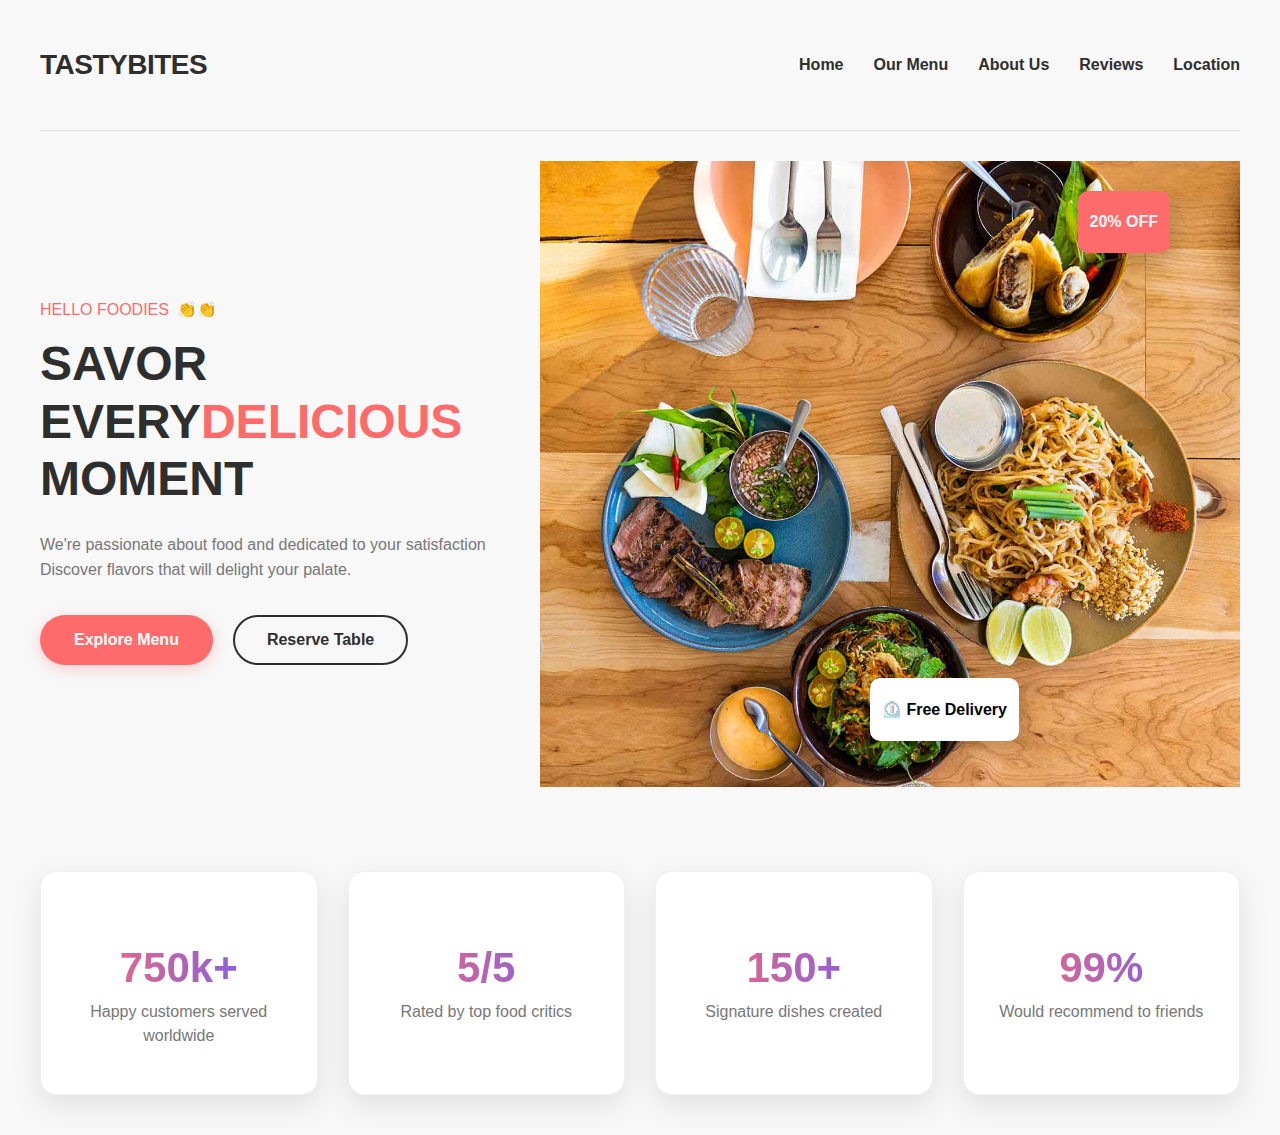
<file: index.html>
<!DOCTYPE html>
<html lang="en">
<head>
    <meta charset="UTF-8">
    <meta name="viewport" content="width=device-width, initial-scale=1.0">
    <title>Food Website</title>
    <link rel="stylesheet" href="style.css">
</head>
<body>
    <header>
        <div class="logo">TASTYBITES</div>
        <nav>
            <ul>
                <li><a href="#">Home</a></li>
                <li><a href="#">Our Menu</a></li>
                <li><a href="#">About Us</a></li>
                <li><a href="#">Reviews</a></li>
                <li><a href="#">Location</a></li>
            </ul>
        </nav>
    </header>
    <hr>
    <section class="hero">
        <div class="content">
            <h2><span>HELLO FOODIES</span>👏👏</h2>
            <h1>SAVOR EVERY<span>DELICIOUS</span> MOMENT</h1>
            <p>
              We're passionate about food and dedicated to your satisfaction<br /
              >Discover
              flavors that will delight your palate.
            </p>

            <div class="buttons">
                <a href="#" class="btn btn-primary">Explore Menu</a>
                <a href="#"class="btn btn-secondary">Reserve Table</a>
        </div>
        </div>
        <div class="profile">
            <img src="header.jpg" width="700px" alt="" />
            <button class="btn delivery"> ⏲️ Free Delivery</button>
            <button class="btn off"> 20% OFF</button>
        </div>
    </section>
    <section class="stats">
     <div class="stat-item">
        <h3>750k+</h3>
        <p>Happy customers served worldwide</p>
  </div>

  <div class="stat-item">
    <h3>5/5</h3>
    <p>Rated by top food critics</p>
  </div>

  <div class="stat-item">
    <h3>150+</h3>
    <p>Signature dishes created</p>
  </div>
  <div class="stat-item">
    <h3>99%</h3>
    <p>Would recommend to friends</p>
  </div>
  </section>
</body>
</html>
</html>
</file>
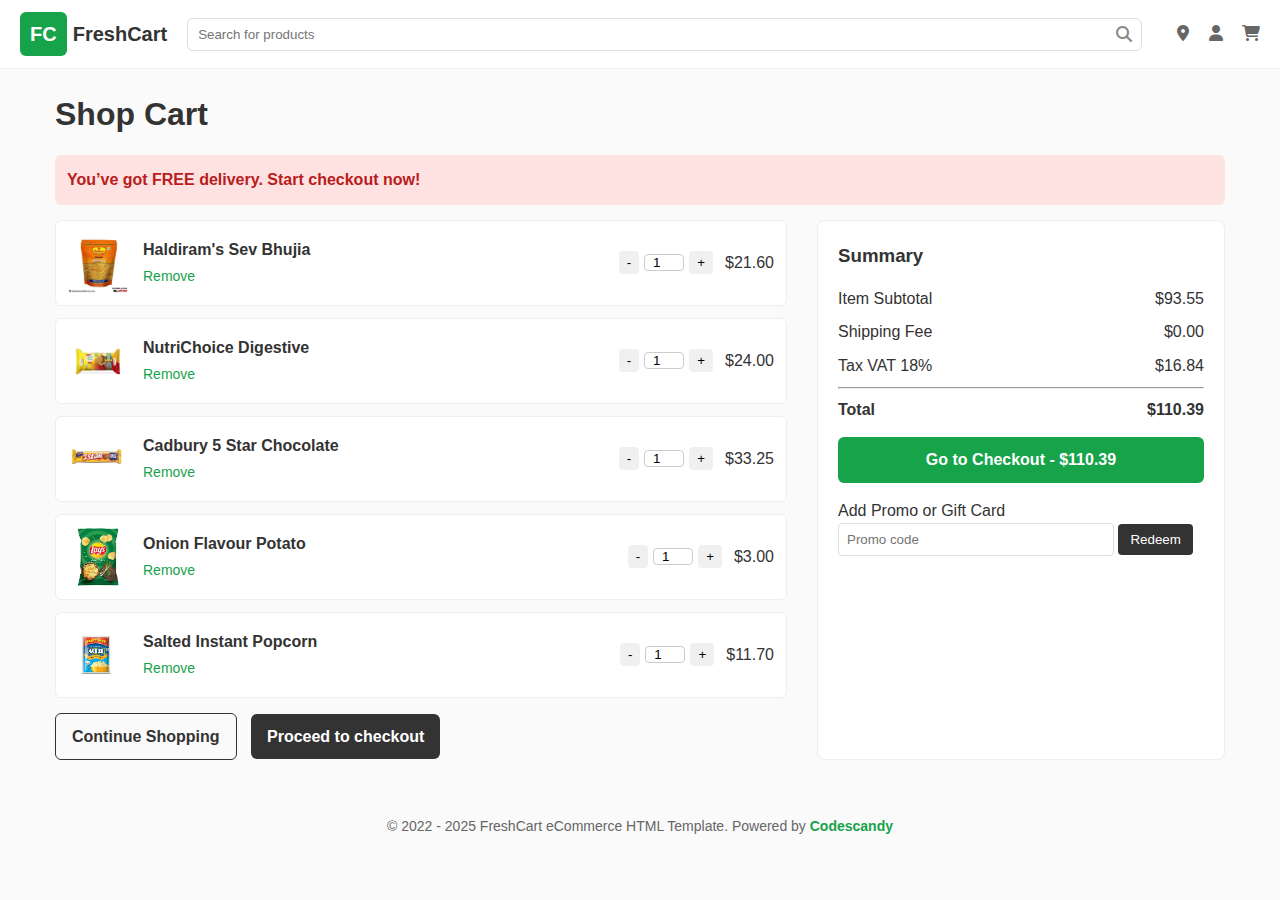
<file: Shooping cart/index.html>
<!DOCTYPE html>
<html lang="en">
<head>
  <meta charset="UTF-8">
  <meta name="viewport" content="width=device-width, initial-scale=1.0">
  <title>FreshCart - Shop Cart</title>

  <!-- Animate.css -->
  <link rel="stylesheet" href="https://cdnjs.cloudflare.com/ajax/libs/animate.css/4.1.1/animate.min.css" />

  <!-- WOW.js -->
  <script src="https://cdnjs.cloudflare.com/ajax/libs/wow/1.1.2/wow.min.js"></script>

  <!-- Font Awesome (for icons) -->
  <link rel="stylesheet" href="https://cdnjs.cloudflare.com/ajax/libs/font-awesome/6.5.0/css/all.min.css">

  <!-- Your Custom Styles -->
  <link rel="stylesheet" href="style.css">
</head>
<body>

  <!-- Header -->
  <header class="topbar">
    <div class="brand">
      <div class="logo">FC</div>
      FreshCart
    </div>
    <div class="search">
      <input type="text" placeholder="Search for products">
      <i class="fa fa-search"></i>
    </div>
    <div class="header-actions">
      <i class="fa fa-map-marker-alt"></i>
      <i class="fa fa-user"></i>
      <i class="fa fa-shopping-cart"></i>
    </div>
  </header>

  <!-- Main container -->
  <main class="container">
    <!-- Animated Title -->
    <h1 class="wow animate__animated animate__pulse">Shop Cart</h1>

    <div class="alert wow animate__animated animate__fadeInDown">You’ve got FREE delivery. Start checkout now!</div>

    <div class="cart">
      <!-- Left side items -->
      <div class="cart-items">
        <!-- Item 1 -->
        <div class="item wow animate__animated animate__fadeInLeft">
          <img src="images/haldiram-bhujia.webp" alt="Haldiram's Sev Bhujia">
          <div class="info">
            <h4>Haldiram's Sev Bhujia</h4>
            <a href="#">Remove</a>
          </div>
          <div class="qty-price">
            <div class="qty">
              <button>-</button>
              <input type="number" value="1" min="1">
              <button>+</button>
            </div>
            <span>$21.60</span>
          </div>
        </div>

        <!-- Item 2 -->
        <div class="item wow animate__animated animate__fadeInLeft" data-wow-delay="0.1s">
          <img src="images/Nutrichoice.webp" alt="NutriChoice Digestive">
          <div class="info">
            <h4>NutriChoice Digestive</h4>
            <a href="#">Remove</a>
          </div>
          <div class="qty-price">
            <div class="qty">
              <button>-</button>
              <input type="number" value="1" min="1">
              <button>+</button>
            </div>
            <span>$24.00</span>
          </div>
        </div>

        <!-- Item 3 -->
        <div class="item wow animate__animated animate__fadeInLeft" data-wow-delay="0.2s">
          <img src="images/5Star-600x566.webp" alt="Cadbury 5 Star Chocolate">
          <div class="info">
            <h4>Cadbury 5 Star Chocolate</h4>
            <a href="#">Remove</a>
          </div>
          <div class="qty-price">
            <div class="qty">
              <button>-</button>
              <input type="number" value="1" min="1">
              <button>+</button>
            </div>
            <span>$33.25</span>
          </div>
        </div>

        <!-- Item 4 -->
        <div class="item wow animate__animated animate__fadeInLeft" data-wow-delay="0.3s">
          <img src="images/lays chips.webp" alt="Onion Flavour Potato">
          <div class="info">
            <h4>Onion Flavour Potato</h4>
            <a href="#">Remove</a>
          </div>
          <div class="qty-price">
            <div class="qty">
              <button>-</button>
              <input type="number" value="1" min="1">
              <button>+</button>
            </div>
            <span>$3.00</span>
          </div>
        </div>

        <!-- Item 5 -->
        <div class="item wow animate__animated animate__fadeInLeft" data-wow-delay="0.4s">
          <img src="images/popcorn.webp" alt="Salted Instant Popcorn">
          <div class="info">
            <h4>Salted Instant Popcorn</h4>
            <a href="#">Remove</a>
          </div>
          <div class="qty-price">
            <div class="qty">
              <button>-</button>
              <input type="number" value="1" min="1">
              <button>+</button>
            </div>
            <span>$11.70</span>
          </div>
        </div>

        <!-- Buttons -->
        <div class="actions wow animate__animated animate__fadeInUp">
          <a href="#" class="btn btn-outline">Continue Shopping</a>
          <a href="#" class="btn btn-dark">Proceed to checkout</a>
        </div>
      </div>

      <!-- Right side summary -->
      <div class="summary wow animate__animated animate__fadeInRight">
        <h3>Summary</h3>
        <div class="row"><span>Item Subtotal</span><span>$93.55</span></div>
        <div class="row"><span>Shipping Fee</span><span>$0.00</span></div>
        <div class="row"><span>Tax VAT 18%</span><span>$16.84</span></div>
        <hr>
        <div class="row total"><span>Total</span><span>$110.39</span></div>
        <a href="#" class="btn btn-green">Go to Checkout - $110.39</a>

        <div class="promo">
          <label>Add Promo or Gift Card</label>
          <input type="text" placeholder="Promo code">
          <button>Redeem</button>
        </div>
      </div>
    </div>
  </main>

  <!-- Footer -->
  <footer class="footer wow animate__animated animate__fadeInUp">
    © 2022 - 2025 FreshCart eCommerce HTML Template. Powered by <span>Codescandy</span>
  </footer>

  <!-- Initialize WOW.js -->
  <script>
    new WOW().init();
  </script>
</body>
</html>
</file>
<file: style.css>
:root {
            --primary: #FF6B6B;
            --primary-dark: #e05555;
            --secondary: #6B5BFF;
            --dark: #2E2E2E;
            --light: #F8F8F8;
            --gray: #777777;
         }

         body {
            font-family:'Segoe UI', Tahoma, Geneva, Verdana, sans-serif;
            margin: 0;
            padding: 40px;
            color: var(--dark);
            background-color: var(--light);
            max-width: 1200px;
            margin: 0 auto;
         }

         header {
            display: flex;
            justify-content: space-between;
            align-items: center;
            margin-bottom: 40px;
         }

         .logo {
            font-size: 28px;
            font-weight: 800;
            letter-spacing: -0.5px; 
         }

         .logo::after {
            content: '';
            color: var(--primary);
         }

         nav ul {
            display: flex;
            list-style: none; 
            gap: 30px; 
         }

         nav a {
            text-decoration: none;
            color: var(--dark);
            font-weight: 600;
            font-size: 16px;
            transition: color 0.2s;
            position: relative;
         }

         nav a:hover {
            color: var(--primary); 
         }

         nav a::after {
            content: '';
            position:absolute;
            width: 0;
            height: 2px;
            bottom: -4px;
            left: 0;
            background-color: var(--primary); 
            transition: width 0.3s;
         }

         nav a:hover::after{
            width: 100%;
         }
    /* hero section */
    hr {
        border: none;
        border-top: 1.5px solid #E0E0E0;
        margin: 30px 0;
    }

    .hero {
        margin-bottom: 70px;
        display: flex;
        align-items:center;
        justify-content: space-between;
    }

    .hero h2 {
        font-size: 16px;
        font-weight: 500;
        margin-bottom: 16px;
        color: var(--gray);
        display: flex;
        align-items: center;
        gap: 8px;
    }

    .hero h1 {
      font-size: 48px;
      margin-top: 0;
      margin-bottom: 24px;
      font-weight: 800;
      line-height: 1.2; 
      max-width: 700px;
    }

    .hero span {
       color: var(--primary);
    }

    .hero p {
      font-size: 16px;
      margin-bottom: 32px;
      line-height: 1.6;
      color: var(--gray);
      max-width: 600px;
    }

.buttons {
   display: flex;
   gap: 20px;
}

.btn {
   display: inline-flex;
   align-items:center;
   justify-content: center;
   padding: 14px 32px;
   border-radius: 50px;
   font-weight: 600;
   text-decoration: none;
   transition: all 0.3s ease;
   font-size: 16px;
   cursor: pointer;
   border: 2px solid transparent;
}

.btn-primary {
   background-color: var(--primary);
   color: white;
   box-shadow: 0 4px 15px rgba(255,107,107,0.3);
}

.btn-primary:hover {
   background-color: var(--primary-dark);
   transform: translateY(-2px);
   box-shadow: 0 6px 20px rgba(255,107,107,0.4);
}

.btn-secondary {
   background-color: transparent;
   color: var(--dark);
   border-color: var(--dark);
}

.btn-secondary:hover {
   background-color: var(--dark);
   color:white;
   transform: translateY(-2px);
}

.profile {
   position: relative;
}

.delivery, .off {
   position: absolute;
   background-color: #fff;
   padding: 20px 10px;
   border-radius: 10px;
   box-shadow: 5px 5px 25px rgba(0, 0, 0, 0.2);
}
 .delivery {
   bottom: 50px;
   left: 330px;
 }
 .off {
   display: block;
   top:30px;
   right: 70px;
   background-color: var(--primary);
   color: var(--light);
 }

 .stats {
   display: grid;
   grid-template-columns: repeat(4, 1fr);
   gap: 30px;
   margin-top: 80px;
 }

 .stat-item {
   background: white;
   border-radius: 16px;
   padding: 30px;
   text-align: center;
   box-shadow: 0 10px 30px rgba(0, 0, 0, 0.1);
   transition: transform 0.3s, box-shadow 0.3s;
   border: 1px solid #F0F0F0;
}

.stat-item:hover {
   transform: translateY(-10px);
   box-shadow: 0 15px 40px rgba(0, 0, 0, 0.1);
}

.stat-item h3 {
   font-size: 42px;
   margin-bottom: 8px;
   font-weight: 700;
   color: var(--primary);
   background: linear-gradient(to right, var(--primary), var(--secondary));
   -webkit-background-clip: text;
   -webkit-text-fill-color: transparent;
   -webkit-text-fill-color: transparent;
}

.stat-item p {
   font-size: 16px;
   color: var(--gray);
   margin-top: 0;
   line-height:1.5;
}
</file>
<file: Shooping cart/style.css>
/* Reset */
* {
  margin: 0;
  padding: 0;
  box-sizing: border-box;
  font-family: Arial, sans-serif;
}

body {
  background: #fafafa;
  color: #333;
  line-height: 1.6;
}

/* Header */
.topbar {
  display: flex;
  justify-content: space-between;
  align-items: center;
  padding: 12px 20px;
  background: #fff;
  border-bottom: 1px solid #eee;
}

.logo {
  background: #16a34a;
  color: #fff;
  font-weight: bold;
  padding: 6px 10px;
  border-radius: 6px;
  margin-right: 6px;
  display: inline-block;
}

.brand {
  font-size: 20px;
  font-weight: bold;
  display: flex;
  align-items: center;
}

.search {
  flex: 1;
  margin: 0 20px;
  position: relative;
}

.search input {
  width: 100%;
  padding: 8px 30px 8px 10px;
  border: 1px solid #ddd;
  border-radius: 6px;
}

.search i {
  position: absolute;
  right: 10px;
  top: 50%;
  transform: translateY(-50%);
  color: #888;
}

.header-actions i {
  margin-left: 15px;
  cursor: pointer;
  color: #666;
}

/* Container */
.container {
  max-width: 1200px;
  margin: 20px auto;
  padding: 0 15px;
}

/* Alert */
.alert {
  background: #fee2e2;
  color: #b91c1c;
  padding: 12px;
  margin: 15px 0;
  border-radius: 6px;
  font-weight: 600;
}

/* Cart Layout */
.cart {
  display: flex;
  gap: 30px;
}

.cart-items {
  flex: 2;
}

.summary {
  flex: 1;
  background: #fff;
  padding: 20px;
  border: 1px solid #eee;
  border-radius: 8px;
}

/* Items */
.item {
  display: flex;
  align-items: center;
  justify-content: space-between;
  background: #fff;
  padding: 12px;
  margin-bottom: 12px;
  border-radius: 6px;
  border: 1px solid #eee;
}

.item img {
  width: 60px;
  height: 60px;
  object-fit: contain;
}

.info {
  flex: 1;
  margin-left: 15px;
}

.info h4 {
  font-size: 16px;
}

.info a {
  color: #16a34a;
  font-size: 14px;
  text-decoration: none;
}

.qty-price {
  display: flex;
  align-items: center;
  gap: 12px;
}

.qty {
  display: flex;
  align-items: center;
}

.qty button {
  padding: 4px 8px;
  background: #f0f0f0;
  border: none;
  cursor: pointer;
  border-radius: 4px;
}

.qty input {
  width: 40px;
  text-align: center;
  margin: 0 5px;
  border: 1px solid #ccc;
  border-radius: 4px;
}

/* Buttons */
.actions {
  margin-top: 15px;
}

.btn {
  display: inline-block;
  padding: 10px 16px;
  border-radius: 6px;
  text-decoration: none;
  font-weight: 600;
  text-align: center;
}

.btn-outline {
  border: 1px solid #333;
  color: #333;
  margin-right: 10px;
}

.btn-dark {
  background: #333;
  color: #fff;
}

.btn-green {
  display: block;
  background: #16a34a;
  color: #fff;
  text-align: center;
  margin: 15px 0;
}

.btn:hover {
  opacity: 0.9;
}

/* Summary */
.summary h3 {
  margin-bottom: 15px;
}

.summary .row {
  display: flex;
  justify-content: space-between;
  margin: 8px 0;
}

.summary .total {
  font-weight: bold;
}

.promo {
  margin-top: 15px;
}

.promo input {
  width: calc(100% - 90px);
  padding: 8px;
  border: 1px solid #ddd;
  border-radius: 4px;
}

.promo button {
  padding: 8px 12px;
  background: #333;
  color: #fff;
  border: none;
  border-radius: 4px;
}

/* Footer */
.footer {
  margin-top: 40px;
  text-align: center;
  padding: 15px;
  font-size: 14px;
  color: #666;
}

.footer span {
  color: #16a34a;
  font-weight: bold;
}

.my-element {
  display: inline-block;
  margin: 0 0.5rem;
}
</file>
